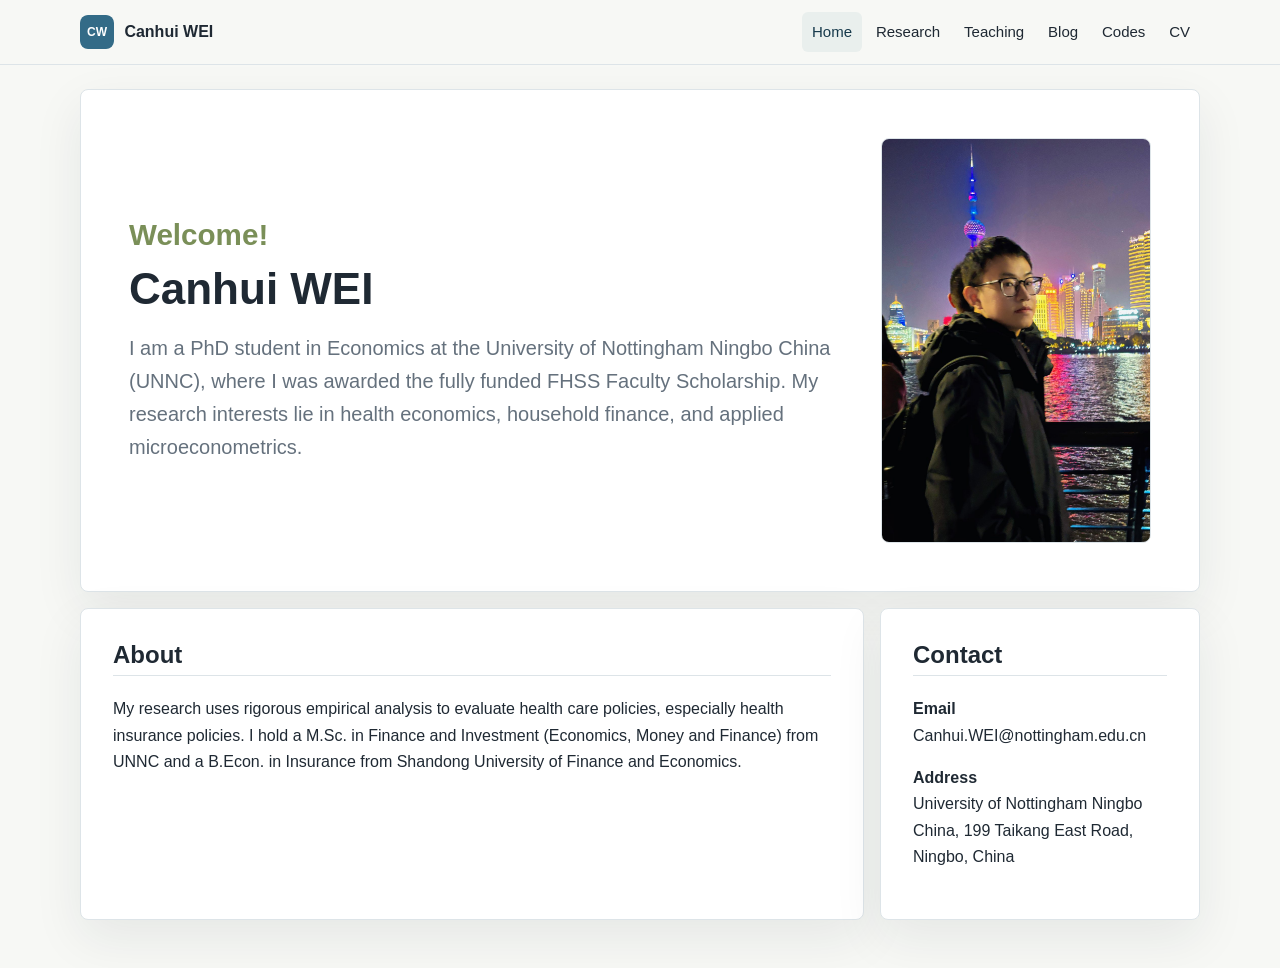
<file: index.html>
﻿<!doctype html>
<html lang="en">
<head>
  <meta charset="utf-8">
  <meta name="viewport" content="width=device-width, initial-scale=1">
  <title>Canhui WEI | Academic Homepage</title>
  <meta name="description" content="Personal academic homepage">
  <link rel="icon" href="site-logo.svg">
  <link rel="stylesheet" href="site.css">
</head>
<body>
  <header class="site-header">
    <nav class="nav" aria-label="Main navigation">
      <a class="brand" href="index.html"><img src="site-logo.svg" alt="">Canhui WEI</a>
      <div class="nav-links">
        <a href="index.html" aria-current="page">Home</a>
        <a href="research.html">Research</a>
        <a href="teaching.html">Teaching</a>
        <a href="blog.html">Blog</a>
        <a href="codes.html">Codes</a>
        <a href="cv.html">CV</a>
      </div>
    </nav>
  </header>

  <main class="wrap">
    <section class="hero">
      <div>
        <p class="welcome-note">Welcome!</p>
        <h1>Canhui WEI</h1>
        <p class="lead">I am a PhD student in Economics at the University of Nottingham Ningbo China (UNNC), where I was awarded the fully funded FHSS Faculty Scholarship. My research interests lie in health economics, household finance, and applied microeconometrics.</p>
      </div>
      <figure class="profile">
        <img src="profile.jpg" alt="Profile photo of Canhui WEI">
      </figure>
    </section>

    <div class="grid">
      <section class="content-panel">
        <h2>About</h2>
        <p>My research uses rigorous empirical analysis to evaluate health care policies, especially health insurance policies. I hold a M.Sc. in Finance and Investment (Economics, Money and Finance) from UNNC and a B.Econ. in Insurance from Shandong University of Finance and Economics.</p>

      </section>

      <aside class="content-panel sidebar" id="contact">
        <h2>Contact</h2>
        <p><strong>Email</strong><br>Canhui.WEI@nottingham.edu.cn</p>
        <p><strong>Address</strong><br>University of Nottingham Ningbo China, 199 Taikang East Road, Ningbo, China</p>
      </aside>
    </div>
  </main>
</body>
</html>
</file>
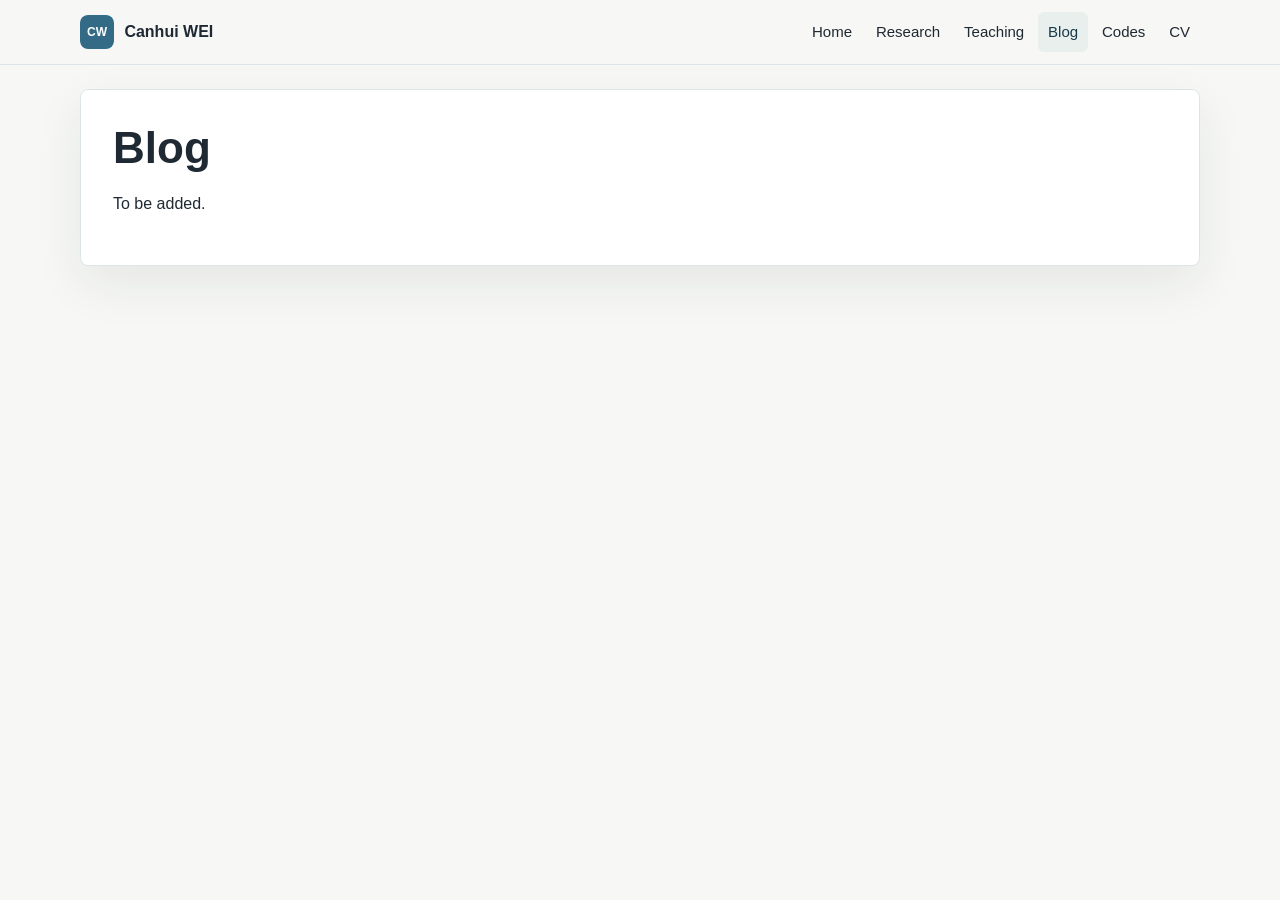
<file: blog.html>
﻿<!doctype html>
<html lang="en">
<head>
  <meta charset="utf-8">
  <meta name="viewport" content="width=device-width, initial-scale=1">
  <title>Blog | Canhui WEI</title>
  <link rel="icon" href="site-logo.svg">
  <link rel="stylesheet" href="site.css">
</head>
<body>
  <header class="site-header">
    <nav class="nav" aria-label="Main navigation">
      <a class="brand" href="index.html"><img src="site-logo.svg" alt="">Canhui WEI</a>
      <div class="nav-links">
        <a href="index.html">Home</a><a href="research.html">Research</a><a href="teaching.html">Teaching</a><a href="blog.html" aria-current="page">Blog</a><a href="codes.html">Codes</a><a href="cv.html">CV</a>
      </div>
    </nav>
  </header>
  <main class="wrap">
    <section class="content-panel">
      <h1>Blog</h1>
      <p>To be added.</p>
    </section>
  </main>
</body>
</html>
</file>
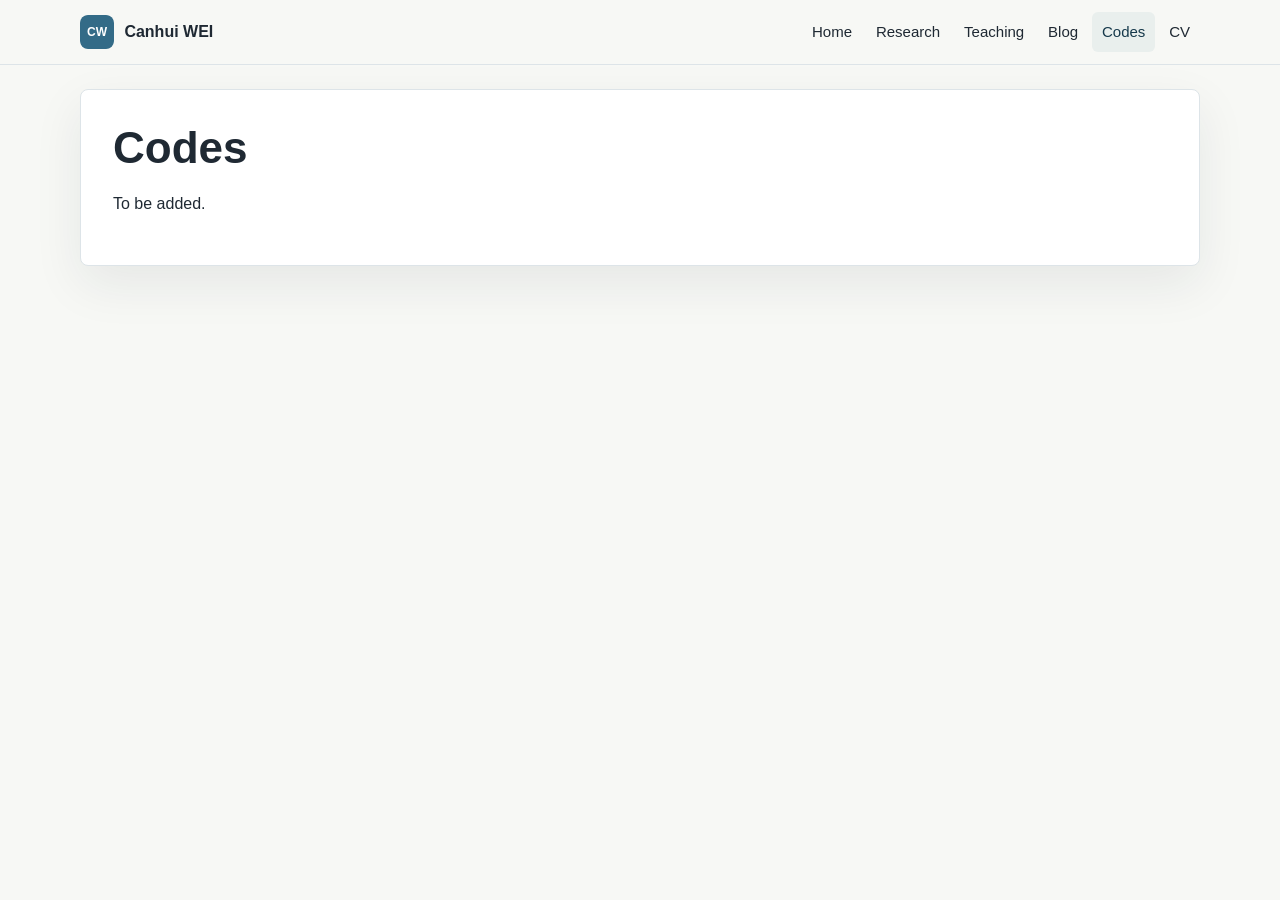
<file: codes.html>
﻿<!doctype html>
<html lang="en">
<head>
  <meta charset="utf-8">
  <meta name="viewport" content="width=device-width, initial-scale=1">
  <title>Codes | Canhui WEI</title>
  <link rel="icon" href="site-logo.svg">
  <link rel="stylesheet" href="site.css">
</head>
<body>
  <header class="site-header">
    <nav class="nav" aria-label="Main navigation">
      <a class="brand" href="index.html"><img src="site-logo.svg" alt="">Canhui WEI</a>
      <div class="nav-links">
        <a href="index.html">Home</a><a href="research.html">Research</a><a href="teaching.html">Teaching</a><a href="blog.html">Blog</a><a href="codes.html" aria-current="page">Codes</a><a href="cv.html">CV</a>
      </div>
    </nav>
  </header>
  <main class="wrap">
    <section class="content-panel">
      <h1>Codes</h1>
      <p>To be added.</p>
    </section>
  </main>
</body>
</html>
</file>
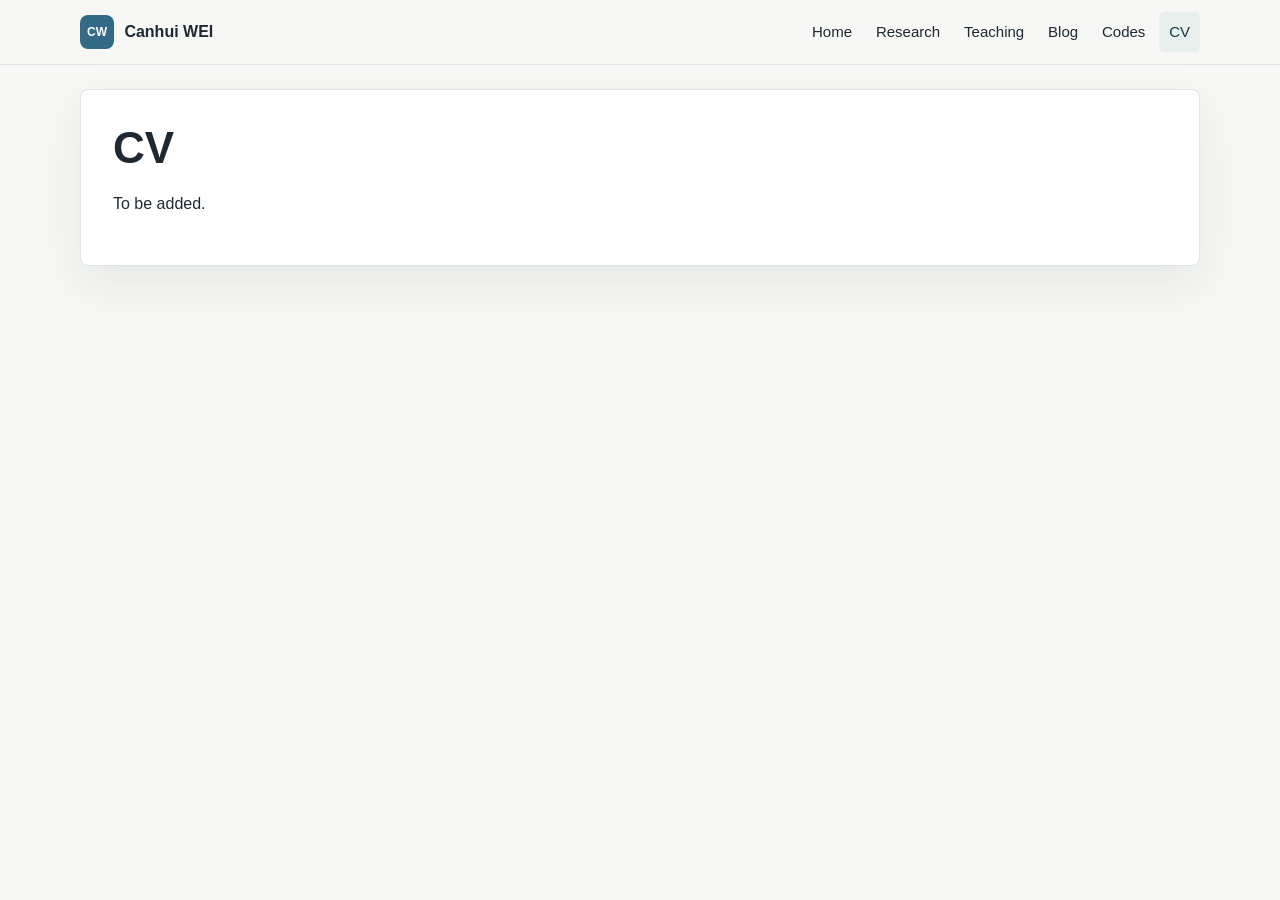
<file: cv.html>
﻿<!doctype html>
<html lang="en">
<head>
  <meta charset="utf-8">
  <meta name="viewport" content="width=device-width, initial-scale=1">
  <title>CV | Canhui WEI</title>
  <link rel="icon" href="site-logo.svg">
  <link rel="stylesheet" href="site.css">
</head>
<body>
  <header class="site-header">
    <nav class="nav" aria-label="Main navigation">
      <a class="brand" href="index.html"><img src="site-logo.svg" alt="">Canhui WEI</a>
      <div class="nav-links">
        <a href="index.html">Home</a><a href="research.html">Research</a><a href="teaching.html">Teaching</a><a href="blog.html">Blog</a><a href="codes.html">Codes</a><a href="cv.html" aria-current="page">CV</a>
      </div>
    </nav>
  </header>
  <main class="wrap">
    <section class="content-panel">
      <h1>CV</h1>
      <p>To be added.</p>
    </section>
  </main>
</body>
</html>
</file>
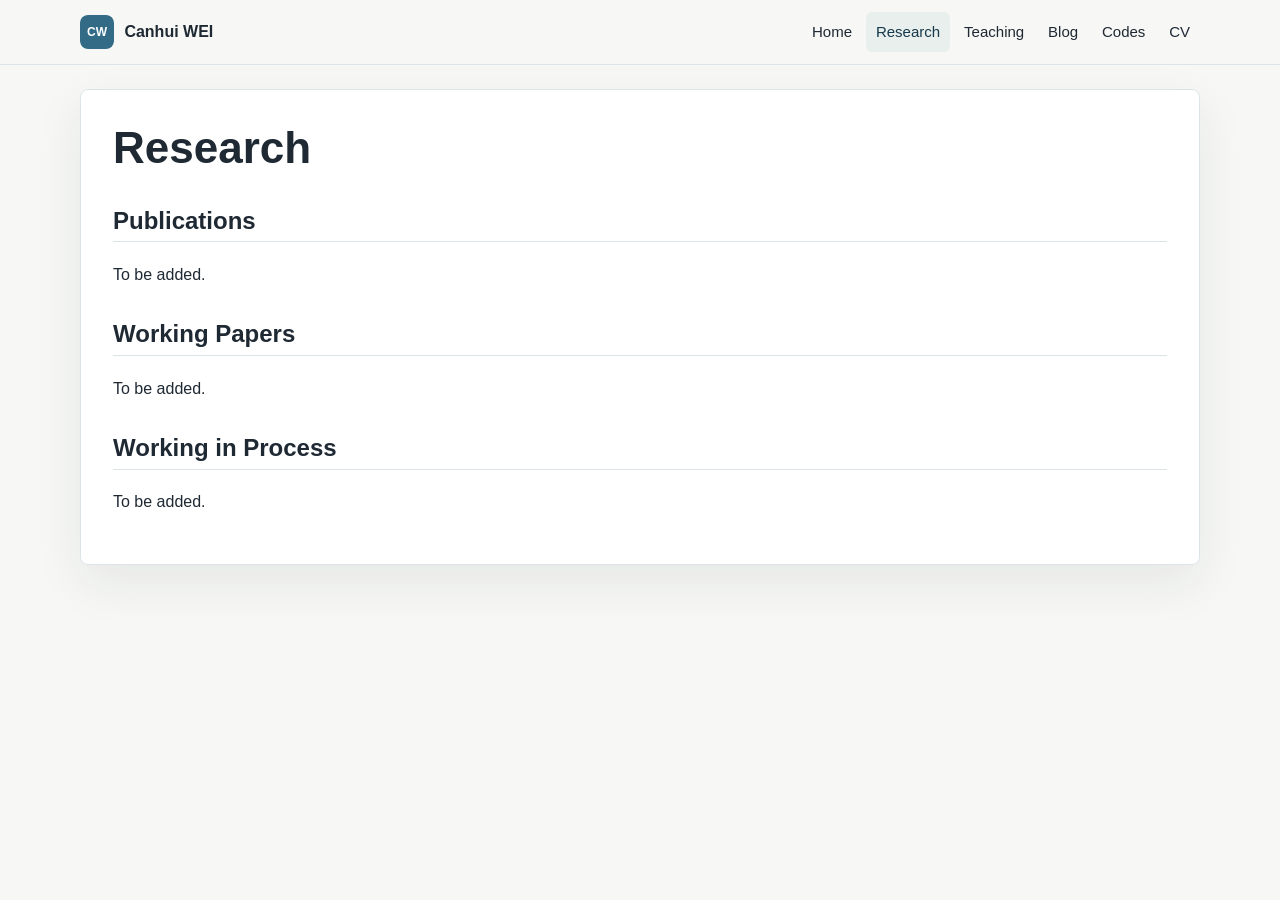
<file: research.html>
﻿<!doctype html>
<html lang="en">
<head>
  <meta charset="utf-8">
  <meta name="viewport" content="width=device-width, initial-scale=1">
  <title>Research | Canhui WEI</title>
  <link rel="icon" href="site-logo.svg">
  <link rel="stylesheet" href="site.css">
</head>
<body>
  <header class="site-header">
    <nav class="nav" aria-label="Main navigation">
      <a class="brand" href="index.html"><img src="site-logo.svg" alt="">Canhui WEI</a>
      <div class="nav-links">
        <a href="index.html">Home</a><a href="research.html" aria-current="page">Research</a><a href="teaching.html">Teaching</a><a href="blog.html">Blog</a><a href="codes.html">Codes</a><a href="cv.html">CV</a>
      </div>
    </nav>
  </header>
  <main class="wrap">
    <section class="content-panel">
      <h1>Research</h1>
      <h2>Publications</h2>
      <p>To be added.</p>
      <h2>Working Papers</h2>
      <p>To be added.</p>
      <h2>Working in Process</h2>
      <p>To be added.</p>
    </section>
  </main>
</body>
</html>
</file>
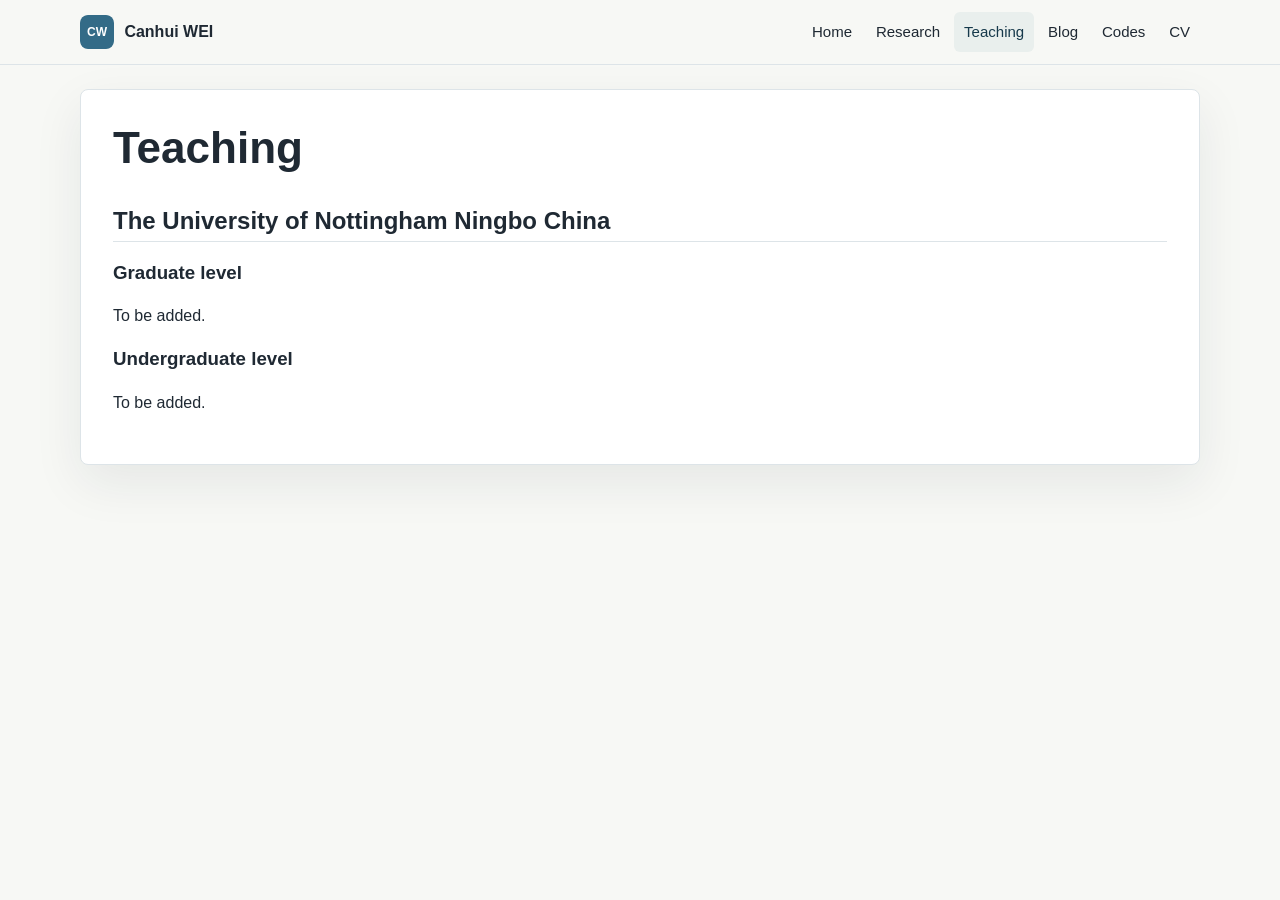
<file: teaching.html>
﻿<!doctype html>
<html lang="en">
<head>
  <meta charset="utf-8">
  <meta name="viewport" content="width=device-width, initial-scale=1">
  <title>Teaching | Canhui WEI</title>
  <link rel="icon" href="site-logo.svg">
  <link rel="stylesheet" href="site.css">
</head>
<body>
  <header class="site-header">
    <nav class="nav" aria-label="Main navigation">
      <a class="brand" href="index.html"><img src="site-logo.svg" alt="">Canhui WEI</a>
      <div class="nav-links">
        <a href="index.html">Home</a><a href="research.html">Research</a><a href="teaching.html" aria-current="page">Teaching</a><a href="blog.html">Blog</a><a href="codes.html">Codes</a><a href="cv.html">CV</a>
      </div>
    </nav>
  </header>
  <main class="wrap">
    <section class="content-panel">
      <h1>Teaching</h1>
      <h2>The University of Nottingham Ningbo China</h2>
      <h3>Graduate level</h3>
      <p>To be added.</p>
      <h3>Undergraduate level</h3>
      <p>To be added.</p>
    </section>
  </main>
</body>
</html>
</file>
<file: site.css>
﻿:root {
  --ink: #1f2933;
  --muted: #65717d;
  --line: #dde4e8;
  --paper: #ffffff;
  --wash: #f7f8f5;
  --accent: #336b87;
  --accent-2: #7a8f58;
  --warm: #b46f52;
  --shadow: 0 18px 50px rgba(31, 41, 51, 0.08);
}

* {
  box-sizing: border-box;
}

html {
  scroll-behavior: smooth;
}

body {
  margin: 0;
  background: var(--wash);
  color: var(--ink);
  font-family: "Inter", "Segoe UI", "Noto Sans SC", "Microsoft YaHei", Arial, sans-serif;
  line-height: 1.65;
}

a {
  color: var(--accent);
  text-decoration-thickness: 0.08em;
  text-underline-offset: 0.18em;
}

.site-header {
  position: sticky;
  top: 0;
  z-index: 20;
  border-bottom: 1px solid var(--line);
  background: rgba(247, 248, 245, 0.94);
  backdrop-filter: blur(12px);
}

.nav {
  display: flex;
  align-items: center;
  justify-content: space-between;
  gap: 1rem;
  max-width: 1160px;
  min-height: 64px;
  margin: 0 auto;
  padding: 0 1.25rem;
}

.brand {
  display: inline-flex;
  align-items: center;
  gap: 0.65rem;
  color: var(--ink);
  font-weight: 760;
  text-decoration: none;
  white-space: nowrap;
}

.brand img {
  width: 34px;
  height: 34px;
  border-radius: 8px;
}

.nav-links {
  display: flex;
  align-items: center;
  gap: 0.25rem;
  flex-wrap: wrap;
  justify-content: flex-end;
}

.nav-links a {
  border-radius: 6px;
  color: var(--ink);
  font-size: 0.94rem;
  padding: 0.45rem 0.62rem;
  text-decoration: none;
}

.nav-links a:hover,
.nav-links a[aria-current="page"] {
  background: #e9efed;
  color: #16394b;
}

.wrap {
  max-width: 1160px;
  margin: 0 auto;
  padding: 1.5rem 1.25rem 3rem;
}

.hero,
.content-panel {
  background: var(--paper);
  border: 1px solid var(--line);
  border-radius: 8px;
  box-shadow: var(--shadow);
}

.hero {
  display: grid;
  grid-template-columns: minmax(0, 1fr) 270px;
  gap: clamp(1.5rem, 4vw, 3rem);
  align-items: center;
  padding: clamp(1.5rem, 5vw, 3rem);
}

.eyebrow {
  color: var(--accent-2);
  font-size: 0.88rem;
  font-weight: 760;
  letter-spacing: 0;
  margin: 0 0 0.4rem;
  text-transform: uppercase;
}

.welcome-note {
  color: var(--accent-2);
  font-size: clamp(1.35rem, 3vw, 1.85rem);
  font-weight: 760;
  line-height: 1.2;
  margin: 0 0 0.65rem;
}

h1,
h2,
h3 {
  letter-spacing: 0;
  line-height: 1.2;
}

h1 {
  font-size: clamp(1.75rem, 3.7vw, 2.75rem);
  margin: 0;
}

.lead {
  color: var(--muted);
  font-size: clamp(1.05rem, 2vw, 1.25rem);
  max-width: 730px;
  margin: 1rem 0 0;
}

.profile {
  margin: 0;
}

.profile img {
  display: block;
  width: 100%;
  aspect-ratio: 2 / 3;
  object-fit: cover;
  object-position: 58% center;
  border: 1px solid var(--line);
  border-radius: 8px;
  background: var(--wash);
}

.actions,
.tags {
  display: flex;
  flex-wrap: wrap;
  gap: 0.55rem;
  margin-top: 1.2rem;
}

.button {
  display: inline-flex;
  align-items: center;
  justify-content: center;
  min-height: 42px;
  border: 1px solid var(--accent);
  border-radius: 6px;
  padding: 0.45rem 0.75rem;
  background: var(--accent);
  color: #fff;
  font-weight: 700;
  text-decoration: none;
}

.button.secondary {
  background: #fff;
  color: var(--accent);
}

.tag {
  border: 1px solid var(--line);
  border-radius: 999px;
  background: #fbfcfa;
  color: #44515d;
  font-size: 0.92rem;
  padding: 0.25rem 0.65rem;
}

.grid {
  display: grid;
  grid-template-columns: minmax(0, 1fr) 320px;
  gap: 1rem;
  margin-top: 1rem;
}

.content-panel {
  padding: clamp(1.25rem, 4vw, 2rem);
}

.content-panel h2:first-child {
  margin-top: 0;
}

.content-panel h2 {
  border-bottom: 1px solid var(--line);
  margin-top: 2rem;
  padding-bottom: 0.35rem;
}

.sidebar {
  align-self: start;
  position: sticky;
  top: 88px;
}

.list-plain {
  list-style: none;
  margin: 0;
  padding: 0;
}

.list-plain li {
  border-bottom: 1px solid var(--line);
  padding: 0.85rem 0;
}

.list-plain li:last-child {
  border-bottom: 0;
}

.paper {
  border-left: 3px solid var(--accent-2);
  margin: 1rem 0;
  padding-left: 1rem;
}

.paper h3 {
  margin: 0 0 0.3rem;
}

.meta {
  color: var(--muted);
  font-size: 0.95rem;
}

.site-footer {
  border-top: 1px solid var(--line);
  color: var(--muted);
  font-size: 0.92rem;
}

.site-footer .wrap {
  display: flex;
  justify-content: space-between;
  gap: 1rem;
  padding-top: 1.25rem;
  padding-bottom: 1.25rem;
}

@media (max-width: 860px) {
  .nav {
    align-items: flex-start;
    flex-direction: column;
    padding-bottom: 0.75rem;
    padding-top: 0.75rem;
  }

  .nav-links {
    justify-content: flex-start;
  }

  .hero,
  .grid {
    grid-template-columns: 1fr;
  }

  .profile {
    max-width: 260px;
  }

  .sidebar {
    position: static;
  }
}

@media (max-width: 520px) {
  .wrap {
    padding-left: 0;
    padding-right: 0;
  }

  .nav {
    padding-left: 1rem;
    padding-right: 1rem;
  }

  .hero,
  .content-panel {
    border-left: 0;
    border-radius: 0;
    border-right: 0;
  }

  .site-footer .wrap {
    flex-direction: column;
    padding-left: 1rem;
    padding-right: 1rem;
  }
}
</file>
